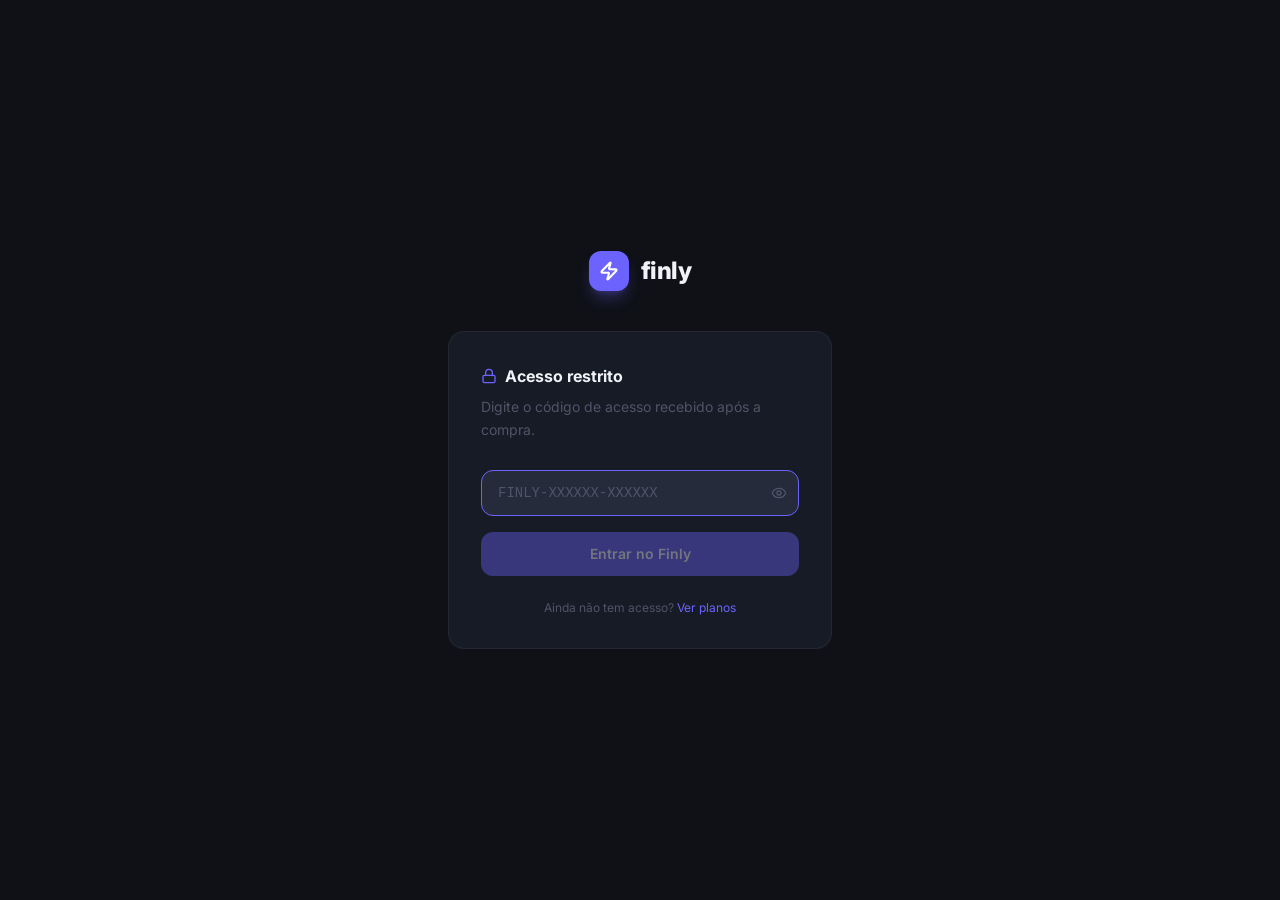
<file: app/index.html>
<!doctype html>
<html lang="pt-BR" class="dark">
  <head>
    <meta charset="UTF-8" />
    <link rel="icon" type="image/svg+xml" href="/app/favicon.svg" />
    <meta name="viewport" content="width=device-width, initial-scale=1.0" />
    <title>Finly — Finanças Pessoais</title>
    <link rel="preconnect" href="https://fonts.googleapis.com" />
    <link rel="preconnect" href="https://fonts.gstatic.com" crossorigin />
    <link href="https://fonts.googleapis.com/css2?family=Inter:wght@300;400;500;600;700;800;900&display=swap" rel="stylesheet" />
    <script type="module" crossorigin src="/app/assets/index-r_foOKkf.js"></script>
    <link rel="stylesheet" crossorigin href="/app/assets/index-BqTO-DPR.css">
  </head>
  <body>
    <div id="root"></div>
  </body>
</html>
</file>
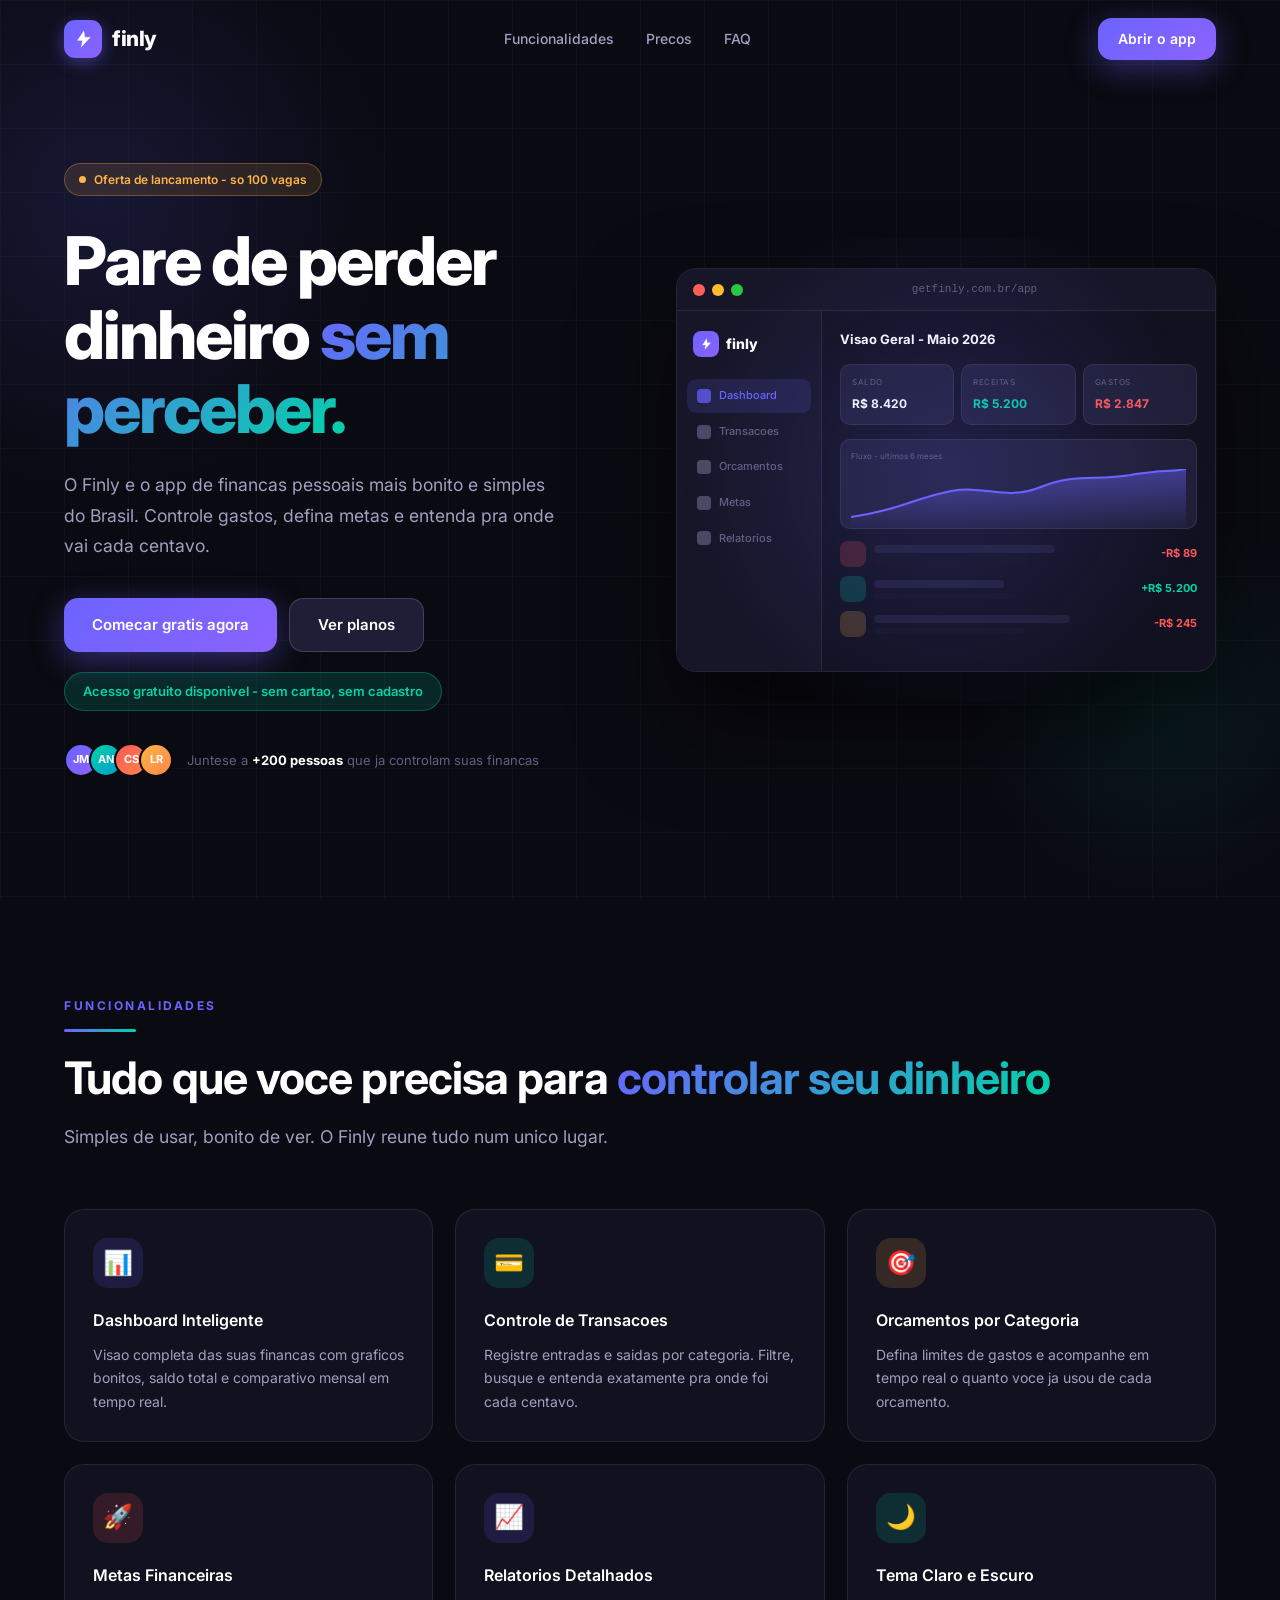
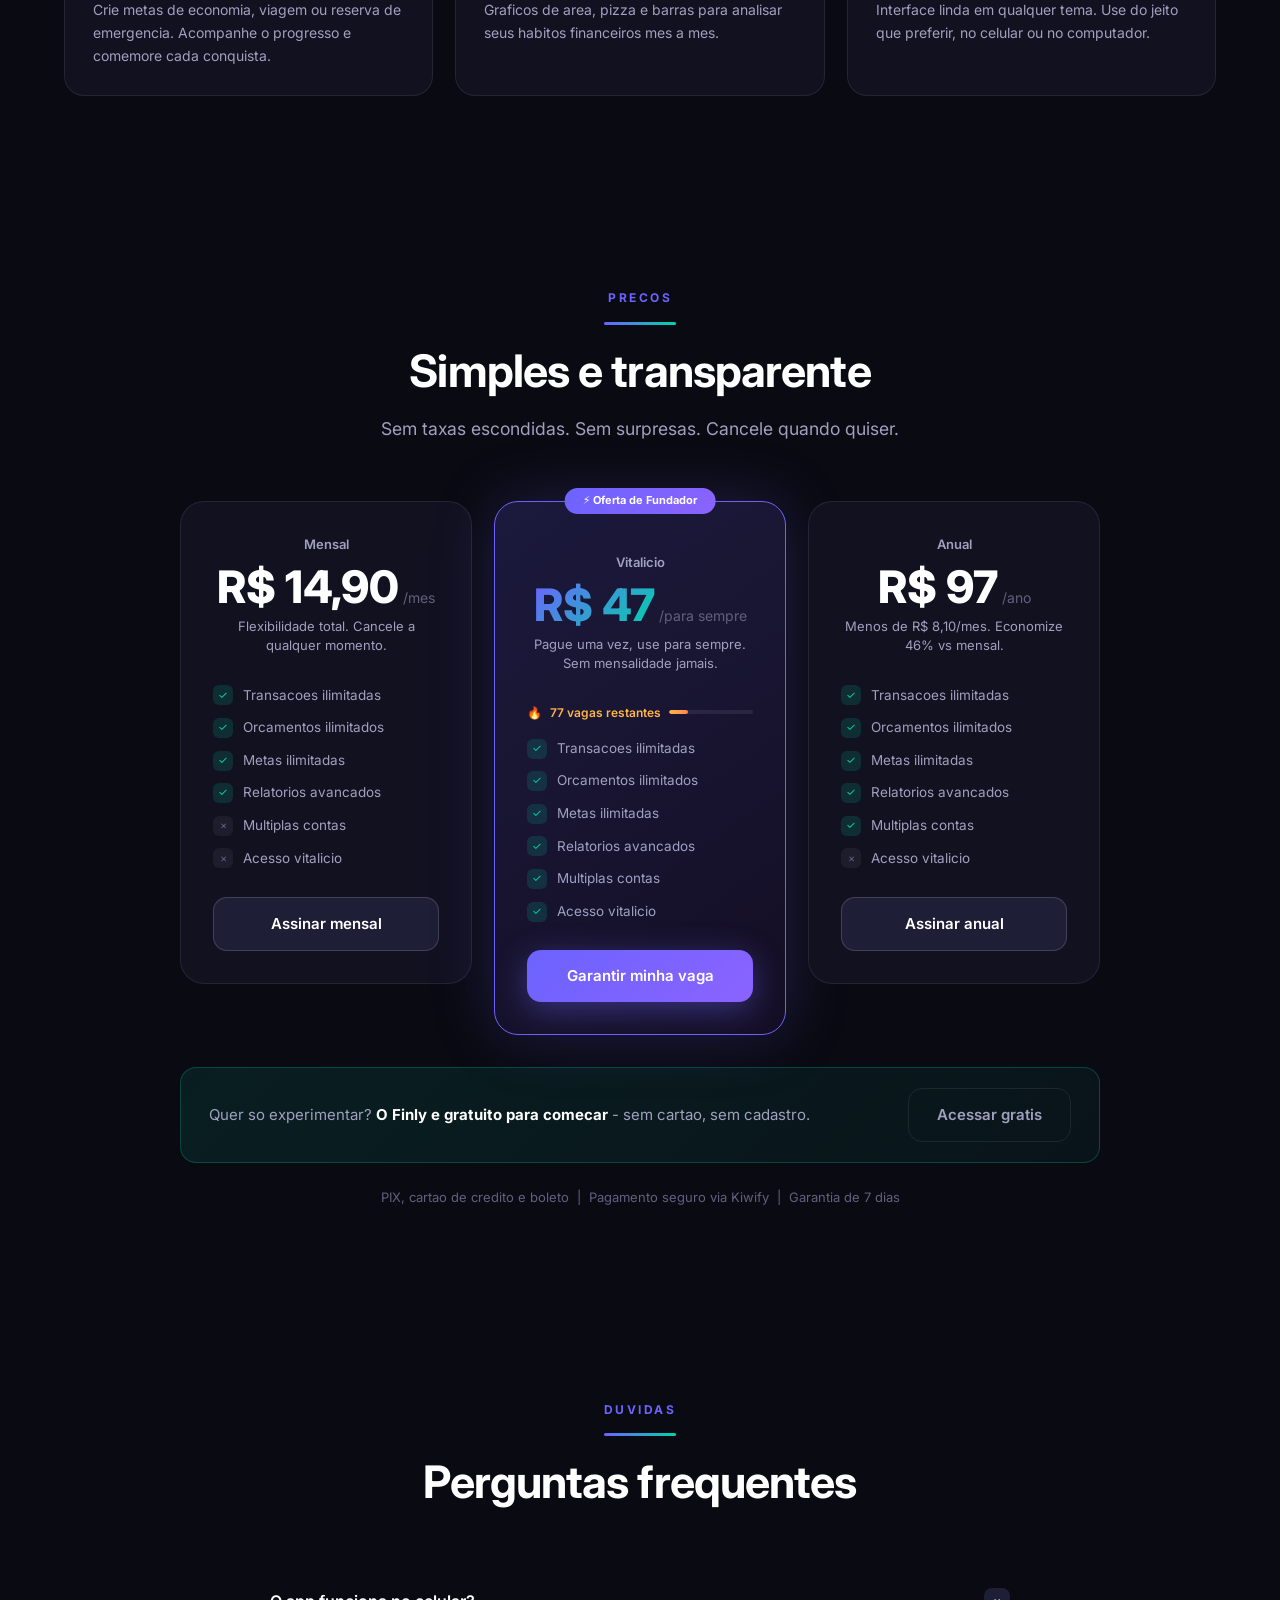
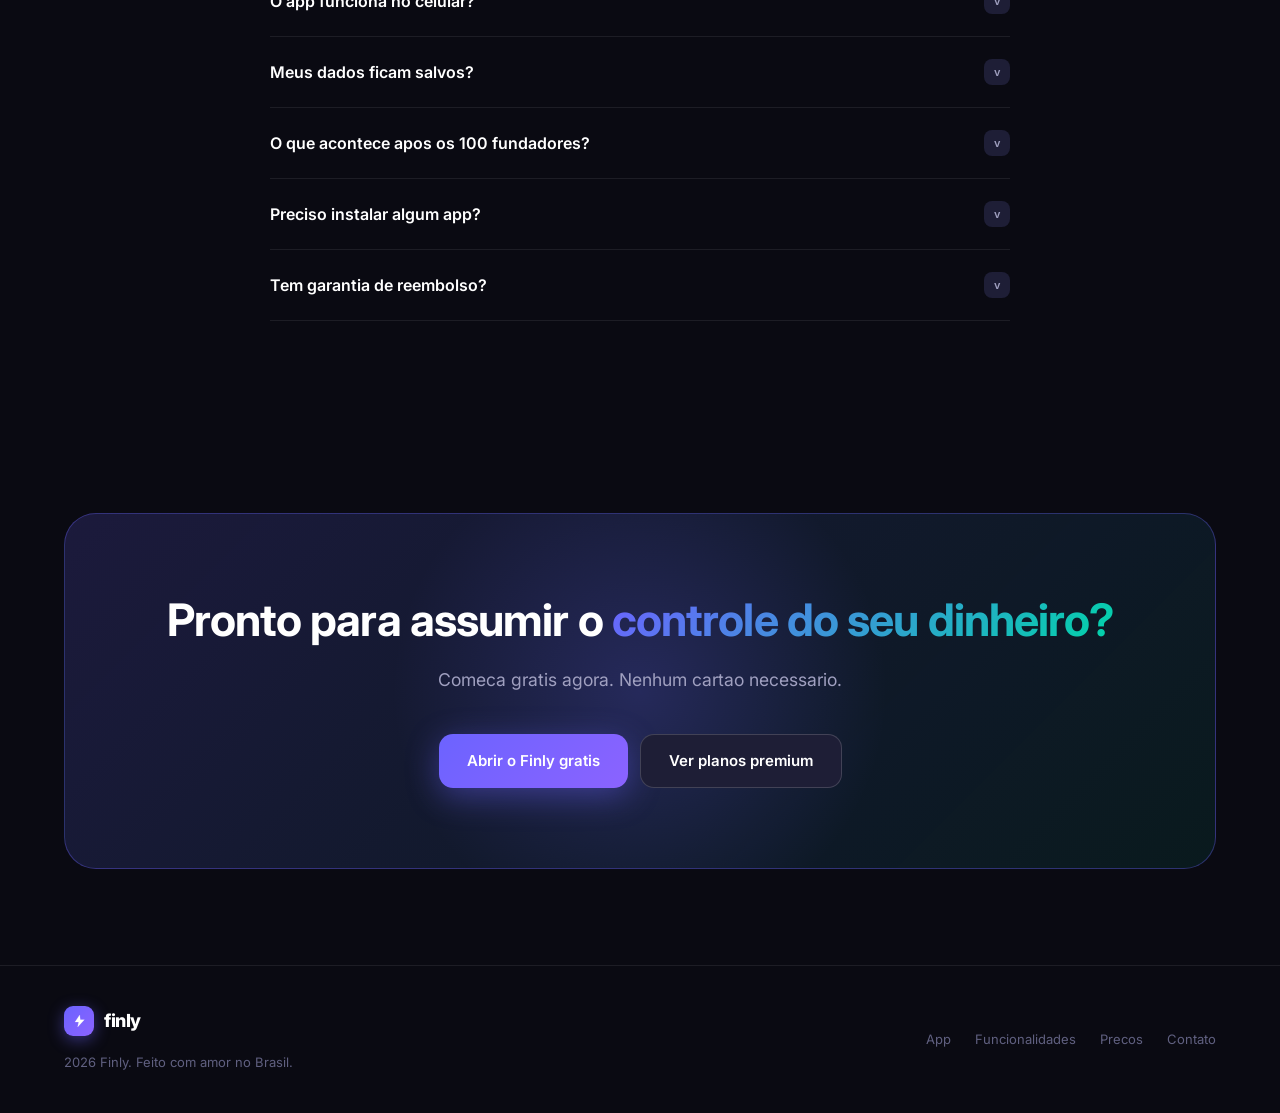
<file: deploy/index.html>
﻿<!DOCTYPE html>
<html lang="pt-BR">
<head>
  <meta charset="UTF-8">
  <meta name="viewport" content="width=device-width, initial-scale=1.0">
  <meta name="description" content="Finly — O app de financas pessoais mais bonito e simples do Brasil.">
  <title>Finly — Controle suas financas de verdade</title>
  <link rel="icon" href="/app/favicon.svg" type="image/svg+xml">
  <link rel="preconnect" href="https://fonts.googleapis.com">
  <link rel="preconnect" href="https://fonts.gstatic.com" crossorigin>
  <link href="https://fonts.googleapis.com/css2?family=Inter:wght@400;500;600;700;800;900&display=swap" rel="stylesheet">
  <style>
    *,*::before,*::after{box-sizing:border-box;margin:0;padding:0}
    :root{--bg:#0A0A12;--surf:#111120;--card:#161628;--elev:#1E1E36;--p:#6C63FF;--p2:#8B63FF;--pdim:rgba(108,99,255,.15);--s:#00D4A8;--sdim:rgba(0,212,168,.15);--danger:#FF5757;--warn:#FFB547;--t1:#FFFFFF;--t2:#A0A0C0;--t3:#606080;--b:rgba(255,255,255,.08);--bh:rgba(255,255,255,.16)}
    html{scroll-behavior:smooth}
    body{font-family:'Inter',system-ui,sans-serif;background:var(--bg);color:var(--t1);line-height:1.6;overflow-x:hidden}
    h1{font-size:clamp(2.4rem,6vw,4.2rem);font-weight:800;line-height:1.1;letter-spacing:-.03em}
    h2{font-size:clamp(1.8rem,4vw,2.8rem);font-weight:700;line-height:1.2;letter-spacing:-.02em}
    .gt{background:linear-gradient(135deg,var(--p),var(--s));-webkit-background-clip:text;-webkit-text-fill-color:transparent;background-clip:text}
    .btn{display:inline-flex;align-items:center;gap:8px;padding:14px 28px;border-radius:14px;font-size:15px;font-weight:600;cursor:pointer;transition:all .2s;border:none;text-decoration:none;font-family:inherit}
    .btn-p{background:linear-gradient(135deg,var(--p),var(--p2));color:white;box-shadow:0 8px 32px rgba(108,99,255,.4)}
    .btn-p:hover{transform:translateY(-2px);box-shadow:0 12px 40px rgba(108,99,255,.55)}
    .btn-s{background:var(--elev);color:var(--t1);border:1px solid var(--bh)}
    .btn-s:hover{border-color:var(--p);color:var(--p)}
    .btn-o{background:transparent;color:var(--t2);border:1px solid var(--b)}
    .btn-o:hover{border-color:var(--bh);color:var(--t1)}
    nav{position:fixed;top:0;left:0;right:0;z-index:100;padding:18px 0;transition:all .3s}
    nav.sc{background:rgba(10,10,18,.9);backdrop-filter:blur(20px);border-bottom:1px solid var(--b);padding:14px 0}
    .ni{max-width:1200px;margin:0 auto;padding:0 24px;display:flex;align-items:center;justify-content:space-between}
    .logo{display:flex;align-items:center;gap:10px;text-decoration:none}
    .li{width:38px;height:38px;border-radius:11px;background:linear-gradient(135deg,var(--p),var(--p2));display:flex;align-items:center;justify-content:center;box-shadow:0 4px 16px rgba(108,99,255,.45);flex-shrink:0}
    .lt{font-size:21px;font-weight:800;letter-spacing:-.5px;color:white}
    .nl{display:flex;align-items:center;gap:32px;list-style:none}
    .nl a{color:var(--t2);text-decoration:none;font-size:14px;font-weight:500;transition:color .2s}
    .nl a:hover{color:var(--t1)}
    @media(max-width:768px){.nl{display:none}}
    .c{max-width:1200px;margin:0 auto;padding:0 24px}
    #hero{min-height:100vh;display:flex;align-items:center;padding:120px 0 80px;position:relative;overflow:hidden}
    .hg{display:grid;grid-template-columns:1fr 1fr;gap:72px;align-items:center}
    @media(max-width:900px){.hg{grid-template-columns:1fr;gap:56px}}
    .glow{position:absolute;border-radius:50%;pointer-events:none}
    .gb{position:absolute;inset:0;pointer-events:none;background-image:linear-gradient(rgba(255,255,255,.025)1px,transparent 1px),linear-gradient(90deg,rgba(255,255,255,.025)1px,transparent 1px);background-size:64px 64px}
    .badge{display:inline-flex;align-items:center;gap:8px;padding:6px 14px;border-radius:100px;font-size:12px;font-weight:600;margin-bottom:28px;background:rgba(255,181,71,.12);color:var(--warn);border:1px solid rgba(255,181,71,.3)}
    .bd{width:7px;height:7px;border-radius:50%;background:var(--warn);animation:pulse 2s infinite}
    @keyframes pulse{0%,100%{opacity:1;transform:scale(1)}50%{opacity:.5;transform:scale(.75)}}
    .hd{font-size:1.1rem;color:var(--t2);margin:24px 0 36px;max-width:500px;line-height:1.75}
    .hc{display:flex;gap:12px;flex-wrap:wrap;margin-bottom:20px}
    .free-pill{display:inline-flex;align-items:center;gap:8px;background:var(--sdim);color:var(--s);border:1px solid rgba(0,212,168,.3);border-radius:100px;padding:8px 18px;font-size:13px;font-weight:600;text-decoration:none;transition:all .2s;margin-bottom:32px}
    .free-pill:hover{background:rgba(0,212,168,.25)}
    .hp{display:flex;align-items:center;gap:14px}
    .avs{display:flex}
    .av{width:34px;height:34px;border-radius:50%;border:2px solid var(--bg);display:flex;align-items:center;justify-content:center;font-size:11px;font-weight:700;color:white;margin-left:-9px}
    .av:first-child{margin-left:0}
    .pt{font-size:13px;color:var(--t3)}
    .pt strong{color:var(--t1)}
    .mw{position:relative}
    .mg{position:absolute;inset:-30px;background:radial-gradient(circle at center,rgba(108,99,255,.18),transparent 70%);border-radius:30px;pointer-events:none}
    .mk{background:var(--surf);border-radius:20px;border:1px solid var(--b);overflow:hidden;box-shadow:0 48px 96px rgba(0,0,0,.6);animation:float 6s ease-in-out infinite}
    @keyframes float{0%,100%{transform:translateY(0)}50%{transform:translateY(-12px)}}
    .mtb{background:var(--card);padding:12px 16px;display:flex;align-items:center;gap:7px;border-bottom:1px solid var(--b)}
    .dot{width:12px;height:12px;border-radius:50%}
    .dr{background:#FF5F57}.dy{background:#FEBC2E}.dg{background:#28C840}
    .mu{flex:1;text-align:center;font-size:11px;color:var(--t3);font-family:monospace}
    .mb{display:flex;height:360px}
    .ms{width:145px;background:var(--card);border-right:1px solid var(--b);padding:16px 10px;display:flex;flex-direction:column;gap:2px}
    .mbr{display:flex;align-items:center;gap:7px;padding:4px 6px;margin-bottom:16px}
    .mbri{width:26px;height:26px;border-radius:8px;background:linear-gradient(135deg,var(--p),var(--p2));display:flex;align-items:center;justify-content:center}
    .mbrn{font-size:14px;font-weight:800}
    .mi{display:flex;align-items:center;gap:8px;padding:8px 10px;border-radius:9px;font-size:11px;font-weight:500;color:var(--t3)}
    .mi.on{background:var(--pdim);color:var(--p)}
    .mid{width:14px;height:14px;border-radius:4px;background:currentColor;opacity:.7;flex-shrink:0}
    .mm{flex:1;padding:18px;overflow:hidden}
    .mmt{font-size:13px;font-weight:700;margin-bottom:14px}
    .mkp{display:grid;grid-template-columns:repeat(3,1fr);gap:7px;margin-bottom:14px}
    .mkc{background:var(--elev);border-radius:10px;padding:11px;border:1px solid var(--b)}
    .mkcl{font-size:8px;color:var(--t3);margin-bottom:5px;text-transform:uppercase;letter-spacing:.5px}
    .mkcv{font-size:12px;font-weight:700}
    .mkcv.g{color:var(--s)}.mkcv.r{color:var(--danger)}
    .mch{background:var(--elev);border-radius:10px;border:1px solid var(--b);padding:10px;height:90px;margin-bottom:12px;overflow:hidden}
    .mchl{font-size:8px;color:var(--t3);margin-bottom:6px}
    .mtx{display:flex;flex-direction:column;gap:9px}
    .mtxi{display:flex;align-items:center;gap:8px}
    .mtxic{width:26px;height:26px;border-radius:8px;flex-shrink:0}
    .mtxin{flex:1}
    .mtxn{height:8px;border-radius:4px;background:var(--elev);margin-bottom:5px}
    .mtxd{height:6px;border-radius:4px;background:var(--elev);opacity:.5;width:55%}
    .mtxa{font-size:11px;font-weight:700;white-space:nowrap}
    #features{padding:96px 0}
    .sl{font-size:12px;font-weight:700;color:var(--p);text-transform:uppercase;letter-spacing:2.5px;margin-bottom:14px}
    .sd{width:72px;height:3px;background:linear-gradient(90deg,var(--p),var(--s));border-radius:2px;margin-bottom:20px}
    .sdesc{font-size:1.1rem;color:var(--t2);max-width:580px;line-height:1.75;margin-top:16px}
    .fg{display:grid;grid-template-columns:repeat(3,1fr);gap:22px;margin-top:56px}
    @media(max-width:900px){.fg{grid-template-columns:repeat(2,1fr)}}
    @media(max-width:600px){.fg{grid-template-columns:1fr}}
    .fc{background:var(--surf);border:1px solid var(--b);border-radius:20px;padding:28px;transition:all .3s;cursor:default}
    .fc:hover{border-color:var(--p);background:var(--card);transform:translateY(-5px);box-shadow:0 24px 48px rgba(108,99,255,.14)}
    .fi{width:50px;height:50px;border-radius:15px;display:flex;align-items:center;justify-content:center;font-size:24px;margin-bottom:20px}
    .ft{font-size:1rem;font-weight:600;margin-bottom:10px}
    .fd{font-size:14px;color:var(--t2);line-height:1.65}
    #pricing{padding:96px 0}
    .pg{display:grid;grid-template-columns:repeat(3,1fr);gap:22px;align-items:start;margin-top:56px}
    @media(max-width:900px){.pg{grid-template-columns:1fr;max-width:400px}}
    .pc{background:var(--surf);border:1px solid var(--b);border-radius:24px;padding:32px;position:relative;transition:all .3s}
    .pc:hover{transform:translateY(-4px);border-color:var(--bh)}
    .pc.hot{background:linear-gradient(145deg,rgba(108,99,255,.18),rgba(139,63,255,.08));border-color:var(--p);box-shadow:0 0 64px rgba(108,99,255,.22)}
    .pb{position:absolute;top:-14px;left:50%;transform:translateX(-50%);background:linear-gradient(135deg,var(--p),var(--p2));color:white;font-size:11px;font-weight:700;padding:4px 18px;border-radius:100px;white-space:nowrap}
    .pn{font-size:13px;font-weight:600;color:var(--t2);margin-bottom:10px}
    .pp{margin-bottom:6px}
    .pa{font-size:2.8rem;font-weight:800;line-height:1}
    .ppe{font-size:14px;color:var(--t3)}
    .pdesc{font-size:13px;color:var(--t2);margin-bottom:24px;min-height:44px;line-height:1.5}
    .pf{list-style:none;display:flex;flex-direction:column;gap:11px;margin-bottom:28px}
    .pf li{display:flex;align-items:center;gap:10px;font-size:13.5px;color:var(--t2)}
    .ck{width:20px;height:20px;border-radius:6px;background:var(--sdim);color:var(--s);display:flex;align-items:center;justify-content:center;font-size:11px;flex-shrink:0}
    .xk{width:20px;height:20px;border-radius:6px;background:rgba(255,255,255,.05);color:var(--t3);display:flex;align-items:center;justify-content:center;font-size:11px;flex-shrink:0}
    .vagas{display:flex;align-items:center;gap:8px;font-size:12px;color:var(--warn);margin-bottom:16px;font-weight:600}
    .vb{flex:1;height:4px;background:rgba(255,255,255,.08);border-radius:2px;overflow:hidden}
    .vf{height:100%;width:23%;background:linear-gradient(90deg,var(--warn),#FF8547);border-radius:2px}
    .free-bar{background:linear-gradient(135deg,rgba(0,212,168,.1),rgba(0,212,168,.05));border:1px solid rgba(0,212,168,.25);border-radius:16px;padding:20px 28px;margin:32px auto 0;max-width:920px;display:flex;align-items:center;justify-content:space-between;gap:20px;flex-wrap:wrap}
    .free-bar-text{font-size:15px;color:var(--t2)}
    .free-bar-text strong{color:var(--t1)}
    #faq{padding:96px 0}
    .fw{max-width:740px;margin:56px auto 0}
    .fqi{border-bottom:1px solid var(--b)}
    .fqq{width:100%;text-align:left;padding:22px 0;font-size:16px;font-weight:600;color:var(--t1);background:none;border:none;cursor:pointer;display:flex;justify-content:space-between;align-items:center;gap:16px;font-family:inherit}
    .fqc{width:26px;height:26px;border-radius:8px;background:var(--elev);display:flex;align-items:center;justify-content:center;font-size:11px;flex-shrink:0;transition:transform .3s;color:var(--t2)}
    .fqi.open .fqc{transform:rotate(180deg);color:var(--p)}
    .fqa{max-height:0;overflow:hidden;transition:max-height .35s ease,padding .3s;font-size:15px;color:var(--t2);line-height:1.75}
    .fqi.open .fqa{max-height:220px;padding-bottom:22px}
    #cta{padding:96px 0}
    .cb{background:linear-gradient(135deg,rgba(108,99,255,.18),rgba(0,212,168,.08));border:1px solid rgba(108,99,255,.35);border-radius:32px;padding:80px 48px;text-align:center;position:relative;overflow:hidden}
    .cb h2{margin-bottom:18px;position:relative}.cb p{color:var(--t2);font-size:1.1rem;margin-bottom:40px;position:relative}
    .cbs{display:flex;gap:12px;justify-content:center;flex-wrap:wrap;position:relative}
    footer{border-top:1px solid var(--b);padding:40px 0}
    .fi2{display:flex;align-items:center;justify-content:space-between;gap:20px;flex-wrap:wrap}
    .fc2{font-size:13px;color:var(--t3)}
    .fl{display:flex;gap:24px}
    .fl a{font-size:13px;color:var(--t3);text-decoration:none;transition:color .2s}
    .fl a:hover{color:var(--t2)}
    @keyframes fadeUp{from{opacity:0;transform:translateY(28px)}to{opacity:1;transform:translateY(0)}}
    .fa{animation:fadeUp .65s ease both}.fa2{animation:fadeUp .65s .15s ease both}.fa3{animation:fadeUp .65s .3s ease both}
    @media(max-width:768px){.hc{flex-direction:column}.btn{width:100%;justify-content:center}.cb{padding:48px 24px}}
    ::-webkit-scrollbar{width:5px}::-webkit-scrollbar-track{background:var(--bg)}::-webkit-scrollbar-thumb{background:var(--elev);border-radius:3px}
  </style>
</head>
<body>

<nav id="nav">
  <div class="ni">
    <a href="#" class="logo">
      <div class="li">
        <svg width="22" height="22" viewBox="0 0 24 24" fill="none">
          <path d="M13 3L6 13.5h5.5L10 21l10-11h-6L13 3z" fill="white" stroke="white" stroke-width="0.3" stroke-linejoin="round"/>
        </svg>
      </div>
      <span class="lt">finly</span>
    </a>
    <ul class="nl">
      <li><a href="#features">Funcionalidades</a></li>
      <li><a href="#pricing">Precos</a></li>
      <li><a href="#faq">FAQ</a></li>
    </ul>
    <a href="/app" class="btn btn-p" style="padding:10px 20px;font-size:14px;">Abrir o app</a>
  </div>
</nav>

<section id="hero">
  <div class="gb"></div>
  <div class="glow" style="width:600px;height:600px;background:radial-gradient(circle,rgba(108,99,255,.14),transparent 70%);top:-100px;left:-200px;"></div>
  <div class="glow" style="width:400px;height:400px;background:radial-gradient(circle,rgba(0,212,168,.09),transparent 70%);bottom:0;right:-80px;"></div>
  <div class="c">
    <div class="hg">
      <div class="fa">
        <div class="badge"><span class="bd"></span> Oferta de lancamento - so 100 vagas</div>
        <h1>Pare de perder dinheiro <span class="gt">sem perceber.</span></h1>
        <p class="hd">O Finly e o app de financas pessoais mais bonito e simples do Brasil. Controle gastos, defina metas e entenda pra onde vai cada centavo.</p>
        <div class="hc">
          <a href="/app" class="btn btn-p">Comecar gratis agora</a>
          <a href="#pricing" class="btn btn-s">Ver planos</a>
        </div>
        <a href="/app" class="free-pill">Acesso gratuito disponivel - sem cartao, sem cadastro</a>
        <div class="hp">
          <div class="avs">
            <div class="av" style="background:linear-gradient(135deg,#6C63FF,#8B63FF);">JM</div>
            <div class="av" style="background:linear-gradient(135deg,#00D4A8,#0099CC);">AN</div>
            <div class="av" style="background:linear-gradient(135deg,#FF5757,#FF8547);">CS</div>
            <div class="av" style="background:linear-gradient(135deg,#FFB547,#FF8547);">LR</div>
          </div>
          <p class="pt">Juntese a <strong>+200 pessoas</strong> que ja controlam suas financas</p>
        </div>
      </div>
      <div class="mw fa3">
        <div class="mg"></div>
        <div class="mk">
          <div class="mtb">
            <div class="dot dr"></div><div class="dot dy"></div><div class="dot dg"></div>
            <div class="mu">getfinly.com.br/app</div>
          </div>
          <div class="mb">
            <div class="ms">
              <div class="mbr">
                <div class="mbri"><svg width="14" height="14" viewBox="0 0 24 24" fill="none"><path d="M13 3L6 13.5h5.5L10 21l10-11h-6L13 3z" fill="white" stroke="white" stroke-width="0.5" stroke-linejoin="round"/></svg></div>
                <span class="mbrn">finly</span>
              </div>
              <div class="mi on"><div class="mid"></div> Dashboard</div>
              <div class="mi"><div class="mid"></div> Transacoes</div>
              <div class="mi"><div class="mid"></div> Orcamentos</div>
              <div class="mi"><div class="mid"></div> Metas</div>
              <div class="mi"><div class="mid"></div> Relatorios</div>
            </div>
            <div class="mm">
              <div class="mmt">Visao Geral - Maio 2026</div>
              <div class="mkp">
                <div class="mkc"><div class="mkcl">SALDO</div><div class="mkcv">R$ 8.420</div></div>
                <div class="mkc"><div class="mkcl">RECEITAS</div><div class="mkcv g">R$ 5.200</div></div>
                <div class="mkc"><div class="mkcl">GASTOS</div><div class="mkcv r">R$ 2.847</div></div>
              </div>
              <div class="mch">
                <div class="mchl">Fluxo - ultimos 6 meses</div>
                <svg width="100%" height="60" viewBox="0 0 300 60" preserveAspectRatio="none" style="display:block;">
                  <defs><linearGradient id="cg" x1="0" y1="0" x2="0" y2="1"><stop offset="0%" stop-color="#6C63FF" stop-opacity=".45"/><stop offset="100%" stop-color="#6C63FF" stop-opacity="0"/></linearGradient></defs>
                  <path d="M0,48 C40,42 60,28 90,22 C120,16 140,32 170,18 C200,4 220,12 250,6 C272,1 288,3 300,0 L300,60 L0,60 Z" fill="url(#cg)"/>
                  <path d="M0,48 C40,42 60,28 90,22 C120,16 140,32 170,18 C200,4 220,12 250,6 C272,1 288,3 300,0" fill="none" stroke="#6C63FF" stroke-width="2"/>
                </svg>
              </div>
              <div class="mtx">
                <div class="mtxi"><div class="mtxic" style="background:rgba(255,87,87,.2);"></div><div class="mtxin"><div class="mtxn" style="width:65%;"></div><div class="mtxd"></div></div><span class="mtxa" style="color:var(--danger);">-R$ 89</span></div>
                <div class="mtxi"><div class="mtxic" style="background:rgba(0,212,168,.2);"></div><div class="mtxin"><div class="mtxn" style="width:50%;"></div><div class="mtxd"></div></div><span class="mtxa" style="color:var(--s);">+R$ 5.200</span></div>
                <div class="mtxi"><div class="mtxic" style="background:rgba(255,181,71,.2);"></div><div class="mtxin"><div class="mtxn" style="width:72%;"></div><div class="mtxd"></div></div><span class="mtxa" style="color:var(--danger);">-R$ 245</span></div>
              </div>
            </div>
          </div>
        </div>
      </div>
    </div>
  </div>
</section>

<section id="features">
  <div class="c">
    <p class="sl">Funcionalidades</p>
    <div class="sd"></div>
    <h2>Tudo que voce precisa para <span class="gt">controlar seu dinheiro</span></h2>
    <p class="sdesc">Simples de usar, bonito de ver. O Finly reune tudo num unico lugar.</p>
    <div class="fg">
      <div class="fc"><div class="fi" style="background:rgba(108,99,255,.15);">&#128202;</div><h3 class="ft">Dashboard Inteligente</h3><p class="fd">Visao completa das suas financas com graficos bonitos, saldo total e comparativo mensal em tempo real.</p></div>
      <div class="fc"><div class="fi" style="background:rgba(0,212,168,.15);">&#128179;</div><h3 class="ft">Controle de Transacoes</h3><p class="fd">Registre entradas e saidas por categoria. Filtre, busque e entenda exatamente pra onde foi cada centavo.</p></div>
      <div class="fc"><div class="fi" style="background:rgba(255,181,71,.15);">&#127919;</div><h3 class="ft">Orcamentos por Categoria</h3><p class="fd">Defina limites de gastos e acompanhe em tempo real o quanto voce ja usou de cada orcamento.</p></div>
      <div class="fc"><div class="fi" style="background:rgba(255,87,87,.15);">&#128640;</div><h3 class="ft">Metas Financeiras</h3><p class="fd">Crie metas de economia, viagem ou reserva de emergencia. Acompanhe o progresso e comemore cada conquista.</p></div>
      <div class="fc"><div class="fi" style="background:rgba(108,99,255,.15);">&#128200;</div><h3 class="ft">Relatorios Detalhados</h3><p class="fd">Graficos de area, pizza e barras para analisar seus habitos financeiros mes a mes.</p></div>
      <div class="fc"><div class="fi" style="background:rgba(0,212,168,.15);">&#127769;</div><h3 class="ft">Tema Claro e Escuro</h3><p class="fd">Interface linda em qualquer tema. Use do jeito que preferir, no celular ou no computador.</p></div>
    </div>
  </div>
</section>

<section id="pricing">
  <div class="c" style="text-align:center;">
    <p class="sl">Precos</p>
    <div class="sd" style="margin:0 auto 20px;"></div>
    <h2>Simples e transparente</h2>
    <p class="sdesc" style="margin:16px auto 0;">Sem taxas escondidas. Sem surpresas. Cancele quando quiser.</p>
    <div class="pg" style="max-width:920px;margin:56px auto 0;">
      <div class="pc">
        <p class="pn">Mensal</p>
        <div class="pp"><span class="pa">R$ 14,90</span><span class="ppe"> /mes</span></div>
        <p class="pdesc">Flexibilidade total. Cancele a qualquer momento.</p>
        <ul class="pf">
          <li><span class="ck">&#10003;</span> Transacoes ilimitadas</li>
          <li><span class="ck">&#10003;</span> Orcamentos ilimitados</li>
          <li><span class="ck">&#10003;</span> Metas ilimitadas</li>
          <li><span class="ck">&#10003;</span> Relatorios avancados</li>
          <li><span class="xk">&#215;</span> Multiplas contas</li>
          <li><span class="xk">&#215;</span> Acesso vitalicio</li>
        </ul>
        <a href="LINK_KIWIFY_MENSAL" class="btn btn-s" style="width:100%;justify-content:center;">Assinar mensal</a>
      </div>
      <div class="pc hot">
        <div class="pb">&#9889; Oferta de Fundador</div>
        <p class="pn" style="margin-top:18px;">Vitalicio</p>
        <div class="pp"><span class="pa gt">R$ 47</span><span class="ppe"> /para sempre</span></div>
        <p class="pdesc">Pague uma vez, use para sempre. Sem mensalidade jamais.</p>
        <div class="vagas">&#128293; <span>77 vagas restantes</span><div class="vb"><div class="vf"></div></div></div>
        <ul class="pf">
          <li><span class="ck">&#10003;</span> Transacoes ilimitadas</li>
          <li><span class="ck">&#10003;</span> Orcamentos ilimitados</li>
          <li><span class="ck">&#10003;</span> Metas ilimitadas</li>
          <li><span class="ck">&#10003;</span> Relatorios avancados</li>
          <li><span class="ck">&#10003;</span> Multiplas contas</li>
          <li><span class="ck">&#10003;</span> Acesso vitalicio</li>
        </ul>
        <a href="LINK_KIWIFY_VITALICIO" class="btn btn-p" style="width:100%;justify-content:center;">Garantir minha vaga</a>
      </div>
      <div class="pc">
        <p class="pn">Anual</p>
        <div class="pp"><span class="pa">R$ 97</span><span class="ppe"> /ano</span></div>
        <p class="pdesc">Menos de R$ 8,10/mes. Economize 46% vs mensal.</p>
        <ul class="pf">
          <li><span class="ck">&#10003;</span> Transacoes ilimitadas</li>
          <li><span class="ck">&#10003;</span> Orcamentos ilimitados</li>
          <li><span class="ck">&#10003;</span> Metas ilimitadas</li>
          <li><span class="ck">&#10003;</span> Relatorios avancados</li>
          <li><span class="ck">&#10003;</span> Multiplas contas</li>
          <li><span class="xk">&#215;</span> Acesso vitalicio</li>
        </ul>
        <a href="LINK_KIWIFY_ANUAL" class="btn btn-s" style="width:100%;justify-content:center;">Assinar anual</a>
      </div>
    </div>
    <div class="free-bar">
      <div class="free-bar-text">Quer so experimentar? <strong>O Finly e gratuito para comecar</strong> - sem cartao, sem cadastro.</div>
      <a href="/app" class="btn btn-o" style="white-space:nowrap;">Acessar gratis</a>
    </div>
    <p style="margin-top:24px;font-size:13px;color:var(--t3);">PIX, cartao de credito e boleto &nbsp;|&nbsp; Pagamento seguro via Kiwify &nbsp;|&nbsp; Garantia de 7 dias</p>
  </div>
</section>

<section id="faq">
  <div class="c" style="text-align:center;">
    <p class="sl">Duvidas</p>
    <div class="sd" style="margin:0 auto 20px;"></div>
    <h2>Perguntas frequentes</h2>
    <div class="fw" style="text-align:left;">
      <div class="fqi"><button class="fqq" onclick="tFaq(this)">O app funciona no celular?<span class="fqc">v</span></button><div class="fqa">Sim! O Finly funciona perfeitamente em qualquer dispositivo. Basta abrir o navegador e acessar getfinly.com.br. Voce pode salvar um atalho na tela inicial para acessar como se fosse um app instalado.</div></div>
      <div class="fqi"><button class="fqq" onclick="tFaq(this)">Meus dados ficam salvos?<span class="fqc">v</span></button><div class="fqa">Seus dados ficam salvos diretamente no seu dispositivo. Sao privados, seguros e acessiveis somente por voce - sem nenhum servidor externo.</div></div>
      <div class="fqi"><button class="fqq" onclick="tFaq(this)">O que acontece apos os 100 fundadores?<span class="fqc">v</span></button><div class="fqa">Apos as 100 vagas, o plano vitalicio por R$ 47 e encerrado definitivamente. Quem garantiu a vaga mantem o acesso para sempre sem pagar mais nada.</div></div>
      <div class="fqi"><button class="fqq" onclick="tFaq(this)">Preciso instalar algum app?<span class="fqc">v</span></button><div class="fqa">Nao! O Finly e um app web. Funciona direto no seu navegador, sem precisar baixar nada.</div></div>
      <div class="fqi"><button class="fqq" onclick="tFaq(this)">Tem garantia de reembolso?<span class="fqc">v</span></button><div class="fqa">Sim. Se por qualquer motivo voce nao gostar do Finly nos primeiros 7 dias apos a compra, devolvemos 100% do seu dinheiro. Sem burocracia.</div></div>
    </div>
  </div>
</section>

<section id="cta">
  <div class="c">
    <div class="cb">
      <div class="glow" style="width:500px;height:500px;background:radial-gradient(circle,rgba(108,99,255,.22),transparent 70%);top:50%;left:50%;transform:translate(-50%,-50%);"></div>
      <h2>Pronto para assumir o <span class="gt">controle do seu dinheiro?</span></h2>
      <p>Comeca gratis agora. Nenhum cartao necessario.</p>
      <div class="cbs">
        <a href="/app" class="btn btn-p">Abrir o Finly gratis</a>
        <a href="#pricing" class="btn btn-s">Ver planos premium</a>
      </div>
    </div>
  </div>
</section>

<footer>
  <div class="c">
    <div class="fi2">
      <div>
        <a href="#" class="logo" style="margin-bottom:10px;display:inline-flex;">
          <div class="li" style="width:30px;height:30px;border-radius:9px;"><svg width="16" height="16" viewBox="0 0 24 24" fill="none"><path d="M13 3L6 13.5h5.5L10 21l10-11h-6L13 3z" fill="white" stroke="white" stroke-width="0.3" stroke-linejoin="round"/></svg></div>
          <span class="lt" style="font-size:18px;">finly</span>
        </a>
        <p class="fc2" style="margin-top:6px;">2026 Finly. Feito com amor no Brasil.</p>
      </div>
      <div class="fl">
        <a href="/app">App</a>
        <a href="#features">Funcionalidades</a>
        <a href="#pricing">Precos</a>
        <a href="mailto:contato@getfinly.com.br">Contato</a>
      </div>
    </div>
  </div>
</footer>

<script>
  window.addEventListener('scroll',function(){ document.getElementById('nav').classList.toggle('sc',window.scrollY>20); });
  function tFaq(btn){ var i=btn.closest('.fqi'),o=i.classList.contains('open'); document.querySelectorAll('.fqi').forEach(function(x){x.classList.remove('open');}); if(!o)i.classList.add('open'); }
</script>
</body>
</html>
</file>
<file: app/assets/index-BqTO-DPR.css>
*,:before,:after,::backdrop{--tw-border-spacing-x:0;--tw-border-spacing-y:0;--tw-translate-x:0;--tw-translate-y:0;--tw-rotate:0;--tw-skew-x:0;--tw-skew-y:0;--tw-scale-x:1;--tw-scale-y:1;--tw-pan-x: ;--tw-pan-y: ;--tw-pinch-zoom: ;--tw-scroll-snap-strictness:proximity;--tw-gradient-from-position: ;--tw-gradient-via-position: ;--tw-gradient-to-position: ;--tw-ordinal: ;--tw-slashed-zero: ;--tw-numeric-figure: ;--tw-numeric-spacing: ;--tw-numeric-fraction: ;--tw-ring-inset: ;--tw-ring-offset-width:0px;--tw-ring-offset-color:#fff;--tw-ring-color:#3b82f680;--tw-ring-offset-shadow:0 0 #0000;--tw-ring-shadow:0 0 #0000;--tw-shadow:0 0 #0000;--tw-shadow-colored:0 0 #0000;--tw-blur: ;--tw-brightness: ;--tw-contrast: ;--tw-grayscale: ;--tw-hue-rotate: ;--tw-invert: ;--tw-saturate: ;--tw-sepia: ;--tw-drop-shadow: ;--tw-backdrop-blur: ;--tw-backdrop-brightness: ;--tw-backdrop-contrast: ;--tw-backdrop-grayscale: ;--tw-backdrop-hue-rotate: ;--tw-backdrop-invert: ;--tw-backdrop-opacity: ;--tw-backdrop-saturate: ;--tw-backdrop-sepia: ;--tw-contain-size: ;--tw-contain-layout: ;--tw-contain-paint: ;--tw-contain-style: }*,:before,:after{box-sizing:border-box;border:0 solid #e5e7eb}:before,:after{--tw-content:""}html,:host{-webkit-text-size-adjust:100%;tab-size:4;font-feature-settings:normal;font-variation-settings:normal;-webkit-tap-highlight-color:transparent;font-family:Inter,system-ui,sans-serif;line-height:1.5}body{line-height:inherit;margin:0}hr{height:0;color:inherit;border-top-width:1px}abbr:where([title]){-webkit-text-decoration:underline dotted;text-decoration:underline dotted}h1,h2,h3,h4,h5,h6{font-size:inherit;font-weight:inherit}a{color:inherit;-webkit-text-decoration:inherit;text-decoration:inherit}b,strong{font-weight:bolder}code,kbd,samp,pre{font-feature-settings:normal;font-variation-settings:normal;font-family:ui-monospace,SFMono-Regular,Menlo,Monaco,Consolas,Liberation Mono,Courier New,monospace;font-size:1em}small{font-size:80%}sub,sup{vertical-align:baseline;font-size:75%;line-height:0;position:relative}sub{bottom:-.25em}sup{top:-.5em}table{text-indent:0;border-color:inherit;border-collapse:collapse}button,input,optgroup,select,textarea{font-feature-settings:inherit;font-variation-settings:inherit;font-family:inherit;font-size:100%;font-weight:inherit;line-height:inherit;letter-spacing:inherit;color:inherit;margin:0;padding:0}button,select{text-transform:none}button,input:where([type=button]),input:where([type=reset]),input:where([type=submit]){-webkit-appearance:button;background-color:#0000;background-image:none}:-moz-focusring{outline:auto}:-moz-ui-invalid{box-shadow:none}progress{vertical-align:baseline}::-webkit-inner-spin-button{height:auto}::-webkit-outer-spin-button{height:auto}[type=search]{-webkit-appearance:textfield;outline-offset:-2px}::-webkit-search-decoration{-webkit-appearance:none}::-webkit-file-upload-button{-webkit-appearance:button;font:inherit}summary{display:list-item}blockquote,dl,dd,h1,h2,h3,h4,h5,h6,hr,figure,p,pre{margin:0}fieldset{margin:0;padding:0}legend{padding:0}ol,ul,menu{margin:0;padding:0;list-style:none}dialog{padding:0}textarea{resize:vertical}input::-moz-placeholder{opacity:1;color:#9ca3af}textarea::-moz-placeholder{opacity:1;color:#9ca3af}input::placeholder,textarea::placeholder{opacity:1;color:#9ca3af}button,[role=button]{cursor:pointer}:disabled{cursor:default}img,svg,video,canvas,audio,iframe,embed,object{vertical-align:middle;display:block}img,video{max-width:100%;height:auto}[hidden]:where(:not([hidden=until-found])){display:none}.pointer-events-none{pointer-events:none}.fixed{position:fixed}.absolute{position:absolute}.relative{position:relative}.sticky{position:sticky}.inset-0{inset:0}.bottom-0{bottom:0}.bottom-20{bottom:5rem}.left-0{left:0}.left-2{left:.5rem}.left-3{left:.75rem}.right-0{right:0}.right-3{right:.75rem}.right-4{right:1rem}.top-0{top:0}.top-0\.5{top:.125rem}.top-1\/2{top:50%}.z-10{z-index:10}.z-20{z-index:20}.z-30{z-index:30}.z-40{z-index:40}.z-50{z-index:50}.mx-auto{margin-left:auto;margin-right:auto}.mb-0\.5{margin-bottom:.125rem}.mb-1{margin-bottom:.25rem}.mb-1\.5{margin-bottom:.375rem}.mb-10{margin-bottom:2.5rem}.mb-2{margin-bottom:.5rem}.mb-3{margin-bottom:.75rem}.mb-4{margin-bottom:1rem}.mb-6{margin-bottom:1.5rem}.mb-7{margin-bottom:1.75rem}.ml-auto{margin-left:auto}.mt-0\.5{margin-top:.125rem}.mt-1{margin-top:.25rem}.mt-2{margin-top:.5rem}.mt-3{margin-top:.75rem}.mt-4{margin-top:1rem}.mt-6{margin-top:1.5rem}.block{display:block}.flex{display:flex}.inline-flex{display:inline-flex}.table{display:table}.grid{display:grid}.hidden{display:none}.h-1\.5{height:.375rem}.h-10{height:2.5rem}.h-12{height:3rem}.h-14{height:3.5rem}.h-2{height:.5rem}.h-2\.5{height:.625rem}.h-3{height:.75rem}.h-4{height:1rem}.h-6{height:1.5rem}.h-7{height:1.75rem}.h-8{height:2rem}.h-9{height:2.25rem}.h-full{height:100%}.h-screen{height:100vh}.max-h-\[90vh\]{max-height:90vh}.min-h-screen{min-height:100vh}.w-1\.5{width:.375rem}.w-10{width:2.5rem}.w-12{width:3rem}.w-14{width:3.5rem}.w-16{width:4rem}.w-2{width:.5rem}.w-2\.5{width:.625rem}.w-20{width:5rem}.w-24{width:6rem}.w-28{width:7rem}.w-32{width:8rem}.w-36{width:9rem}.w-4{width:1rem}.w-6{width:1.5rem}.w-7{width:1.75rem}.w-8{width:2rem}.w-9{width:2.25rem}.w-\[260px\]{width:260px}.w-full{width:100%}.min-w-0{min-width:0}.max-w-2xl{max-width:42rem}.max-w-4xl{max-width:56rem}.max-w-\[1400px\]{max-width:1400px}.max-w-lg{max-width:32rem}.max-w-sm{max-width:24rem}.flex-1{flex:1}.shrink-0{flex-shrink:0}.-translate-y-1\/2{--tw-translate-y:-50%;transform:translate(var(--tw-translate-x), var(--tw-translate-y)) rotate(var(--tw-rotate)) skewX(var(--tw-skew-x)) skewY(var(--tw-skew-y)) scaleX(var(--tw-scale-x)) scaleY(var(--tw-scale-y))}.scale-110{--tw-scale-x:1.1;--tw-scale-y:1.1;transform:translate(var(--tw-translate-x), var(--tw-translate-y)) rotate(var(--tw-rotate)) skewX(var(--tw-skew-x)) skewY(var(--tw-skew-y)) scaleX(var(--tw-scale-x)) scaleY(var(--tw-scale-y))}@keyframes spin{to{transform:rotate(360deg)}}.animate-spin{animation:1s linear infinite spin}.cursor-grab{cursor:grab}.cursor-pointer{cursor:pointer}.resize-none{resize:none}.auto-rows-auto{grid-auto-rows:auto}.grid-cols-1{grid-template-columns:repeat(1,minmax(0,1fr))}.grid-cols-2{grid-template-columns:repeat(2,minmax(0,1fr))}.grid-cols-3{grid-template-columns:repeat(3,minmax(0,1fr))}.flex-col{flex-direction:column}.flex-wrap{flex-wrap:wrap}.items-start{align-items:flex-start}.items-end{align-items:flex-end}.items-center{align-items:center}.justify-end{justify-content:flex-end}.justify-center{justify-content:center}.justify-between{justify-content:space-between}.justify-around{justify-content:space-around}.gap-0\.5{gap:.125rem}.gap-1{gap:.25rem}.gap-1\.5{gap:.375rem}.gap-2{gap:.5rem}.gap-2\.5{gap:.625rem}.gap-3{gap:.75rem}.gap-4{gap:1rem}.space-y-1>:not([hidden])~:not([hidden]){--tw-space-y-reverse:0;margin-top:calc(.25rem * calc(1 - var(--tw-space-y-reverse)));margin-bottom:calc(.25rem * var(--tw-space-y-reverse))}.space-y-2>:not([hidden])~:not([hidden]){--tw-space-y-reverse:0;margin-top:calc(.5rem * calc(1 - var(--tw-space-y-reverse)));margin-bottom:calc(.5rem * var(--tw-space-y-reverse))}.space-y-2\.5>:not([hidden])~:not([hidden]){--tw-space-y-reverse:0;margin-top:calc(.625rem * calc(1 - var(--tw-space-y-reverse)));margin-bottom:calc(.625rem * var(--tw-space-y-reverse))}.space-y-3>:not([hidden])~:not([hidden]){--tw-space-y-reverse:0;margin-top:calc(.75rem * calc(1 - var(--tw-space-y-reverse)));margin-bottom:calc(.75rem * var(--tw-space-y-reverse))}.space-y-4>:not([hidden])~:not([hidden]){--tw-space-y-reverse:0;margin-top:calc(1rem * calc(1 - var(--tw-space-y-reverse)));margin-bottom:calc(1rem * var(--tw-space-y-reverse))}.divide-y>:not([hidden])~:not([hidden]){--tw-divide-y-reverse:0;border-top-width:calc(1px * calc(1 - var(--tw-divide-y-reverse)));border-bottom-width:calc(1px * var(--tw-divide-y-reverse))}.divide-border>:not([hidden])~:not([hidden]){border-color:var(--border-color)}.overflow-hidden{overflow:hidden}.overflow-y-auto{overflow-y:auto}.truncate{text-overflow:ellipsis;white-space:nowrap;overflow:hidden}.rounded-2xl{border-radius:1rem}.rounded-full{border-radius:9999px}.rounded-lg{border-radius:.5rem}.rounded-xl{border-radius:.75rem}.rounded-t-2xl{border-top-left-radius:1rem;border-top-right-radius:1rem}.border{border-width:1px}.border-2{border-width:2px}.border-b{border-bottom-width:1px}.border-l{border-left-width:1px}.border-r{border-right-width:1px}.border-t{border-top-width:1px}.border-accent-danger{--tw-border-opacity:1;border-color:rgb(255 87 87/var(--tw-border-opacity,1))}.border-accent-danger\/20{border-color:#ff575733}.border-accent-primary{--tw-border-opacity:1;border-color:rgb(108 99 255/var(--tw-border-opacity,1))}.border-accent-primary\/20{border-color:#6c63ff33}.border-accent-secondary{--tw-border-opacity:1;border-color:rgb(0 212 168/var(--tw-border-opacity,1))}.border-accent-secondary\/20{border-color:#00d4a833}.border-accent-warning\/20{border-color:#ffb54733}.border-border{border-color:var(--border-color)}.border-current{border-color:currentColor}.border-t-transparent{border-top-color:#0000}.bg-accent-danger{--tw-bg-opacity:1;background-color:rgb(255 87 87/var(--tw-bg-opacity,1))}.bg-accent-danger\/10{background-color:#ff57571a}.bg-accent-primary{--tw-bg-opacity:1;background-color:rgb(108 99 255/var(--tw-bg-opacity,1))}.bg-accent-primary\/10{background-color:#6c63ff1a}.bg-accent-primary\/20{background-color:#6c63ff33}.bg-accent-secondary{--tw-bg-opacity:1;background-color:rgb(0 212 168/var(--tw-bg-opacity,1))}.bg-accent-secondary\/10{background-color:#00d4a81a}.bg-accent-warning\/10{background-color:#ffb5471a}.bg-accent-warning\/20{background-color:#ffb54733}.bg-app-base{background-color:var(--bg-base)}.bg-app-card{background-color:var(--bg-card)}.bg-app-elevated{background-color:var(--bg-elevated)}.bg-app-surface{background-color:var(--bg-surface)}.bg-black\/50{background-color:#00000080}.bg-black\/60{background-color:#0009}.bg-red-500\/10{background-color:#ef44441a}.bg-white{--tw-bg-opacity:1;background-color:rgb(255 255 255/var(--tw-bg-opacity,1))}.p-0{padding:0}.p-0\.5{padding:.125rem}.p-1{padding:.25rem}.p-1\.5{padding:.375rem}.p-2{padding:.5rem}.p-2\.5{padding:.625rem}.p-3{padding:.75rem}.p-4{padding:1rem}.p-5{padding:1.25rem}.p-8{padding:2rem}.px-1{padding-left:.25rem;padding-right:.25rem}.px-2{padding-left:.5rem;padding-right:.5rem}.px-3{padding-left:.75rem;padding-right:.75rem}.px-4{padding-left:1rem;padding-right:1rem}.px-5{padding-left:1.25rem;padding-right:1.25rem}.px-6{padding-left:1.5rem;padding-right:1.5rem}.py-0\.5{padding-top:.125rem;padding-bottom:.125rem}.py-1{padding-top:.25rem;padding-bottom:.25rem}.py-1\.5{padding-top:.375rem;padding-bottom:.375rem}.py-16{padding-top:4rem;padding-bottom:4rem}.py-2{padding-top:.5rem;padding-bottom:.5rem}.py-2\.5{padding-top:.625rem;padding-bottom:.625rem}.py-3{padding-top:.75rem;padding-bottom:.75rem}.py-4{padding-top:1rem;padding-bottom:1rem}.py-5{padding-top:1.25rem;padding-bottom:1.25rem}.py-6{padding-top:1.5rem;padding-bottom:1.5rem}.py-8{padding-top:2rem;padding-bottom:2rem}.pb-20{padding-bottom:5rem}.pl-3{padding-left:.75rem}.pl-8{padding-left:2rem}.pl-9{padding-left:2.25rem}.pr-12{padding-right:3rem}.pr-3{padding-right:.75rem}.pr-4{padding-right:1rem}.pr-8{padding-right:2rem}.pt-2{padding-top:.5rem}.pt-3{padding-top:.75rem}.text-center{text-align:center}.text-right{text-align:right}.font-mono{font-family:ui-monospace,SFMono-Regular,Menlo,Monaco,Consolas,Liberation Mono,Courier New,monospace}.text-2xl{font-size:1.5rem;line-height:2rem}.text-3xl{font-size:1.875rem;line-height:2.25rem}.text-4xl{font-size:2.25rem;line-height:2.5rem}.text-\[10px\]{font-size:10px}.text-base{font-size:1rem;line-height:1.5rem}.text-lg{font-size:1.125rem;line-height:1.75rem}.text-sm{font-size:.875rem;line-height:1.25rem}.text-xl{font-size:1.25rem;line-height:1.75rem}.text-xs{font-size:.75rem;line-height:1rem}.font-bold{font-weight:700}.font-extrabold{font-weight:800}.font-medium{font-weight:500}.font-semibold{font-weight:600}.uppercase{text-transform:uppercase}.capitalize{text-transform:capitalize}.leading-relaxed{line-height:1.625}.tracking-tight{letter-spacing:-.025em}.tracking-wide{letter-spacing:.025em}.text-accent-danger{--tw-text-opacity:1;color:rgb(255 87 87/var(--tw-text-opacity,1))}.text-accent-primary{--tw-text-opacity:1;color:rgb(108 99 255/var(--tw-text-opacity,1))}.text-accent-secondary{--tw-text-opacity:1;color:rgb(0 212 168/var(--tw-text-opacity,1))}.text-accent-warning{--tw-text-opacity:1;color:rgb(255 181 71/var(--tw-text-opacity,1))}.text-ink-muted{color:var(--text-muted)}.text-ink-primary{color:var(--text-primary)}.text-ink-secondary{color:var(--text-secondary)}.text-white{--tw-text-opacity:1;color:rgb(255 255 255/var(--tw-text-opacity,1))}.text-yellow-500{--tw-text-opacity:1;color:rgb(234 179 8/var(--tw-text-opacity,1))}.opacity-0{opacity:0}.opacity-10{opacity:.1}.opacity-5{opacity:.05}.opacity-\[0\.07\]{opacity:.07}.shadow-2xl{--tw-shadow:0 25px 50px -12px #00000040;--tw-shadow-colored:0 25px 50px -12px var(--tw-shadow-color);box-shadow:var(--tw-ring-offset-shadow,0 0 #0000), var(--tw-ring-shadow,0 0 #0000), var(--tw-shadow)}.shadow-lg{--tw-shadow:0 10px 15px -3px #0000001a, 0 4px 6px -4px #0000001a;--tw-shadow-colored:0 10px 15px -3px var(--tw-shadow-color), 0 4px 6px -4px var(--tw-shadow-color);box-shadow:var(--tw-ring-offset-shadow,0 0 #0000), var(--tw-ring-shadow,0 0 #0000), var(--tw-shadow)}.shadow-md{--tw-shadow:0 4px 6px -1px #0000001a, 0 2px 4px -2px #0000001a;--tw-shadow-colored:0 4px 6px -1px var(--tw-shadow-color), 0 2px 4px -2px var(--tw-shadow-color);box-shadow:var(--tw-ring-offset-shadow,0 0 #0000), var(--tw-ring-shadow,0 0 #0000), var(--tw-shadow)}.shadow-xl{--tw-shadow:0 20px 25px -5px #0000001a, 0 8px 10px -6px #0000001a;--tw-shadow-colored:0 20px 25px -5px var(--tw-shadow-color), 0 8px 10px -6px var(--tw-shadow-color);box-shadow:var(--tw-ring-offset-shadow,0 0 #0000), var(--tw-ring-shadow,0 0 #0000), var(--tw-shadow)}.shadow-accent-primary\/20{--tw-shadow-color:#6c63ff33;--tw-shadow:var(--tw-shadow-colored)}.shadow-accent-primary\/30{--tw-shadow-color:#6c63ff4d;--tw-shadow:var(--tw-shadow-colored)}.shadow-accent-primary\/40{--tw-shadow-color:#6c63ff66;--tw-shadow:var(--tw-shadow-colored)}.ring-2{--tw-ring-offset-shadow:var(--tw-ring-inset) 0 0 0 var(--tw-ring-offset-width) var(--tw-ring-offset-color);--tw-ring-shadow:var(--tw-ring-inset) 0 0 0 calc(2px + var(--tw-ring-offset-width)) var(--tw-ring-color);box-shadow:var(--tw-ring-offset-shadow), var(--tw-ring-shadow), var(--tw-shadow,0 0 #0000)}.ring-accent-primary{--tw-ring-opacity:1;--tw-ring-color:rgb(108 99 255/var(--tw-ring-opacity,1))}.ring-white{--tw-ring-opacity:1;--tw-ring-color:rgb(255 255 255/var(--tw-ring-opacity,1))}.ring-offset-2{--tw-ring-offset-width:2px}.ring-offset-app-card{--tw-ring-offset-color:var(--bg-card)}.filter{filter:var(--tw-blur) var(--tw-brightness) var(--tw-contrast) var(--tw-grayscale) var(--tw-hue-rotate) var(--tw-invert) var(--tw-saturate) var(--tw-sepia) var(--tw-drop-shadow)}.backdrop-blur-md{--tw-backdrop-blur:blur(12px);-webkit-backdrop-filter:var(--tw-backdrop-blur) var(--tw-backdrop-brightness) var(--tw-backdrop-contrast) var(--tw-backdrop-grayscale) var(--tw-backdrop-hue-rotate) var(--tw-backdrop-invert) var(--tw-backdrop-opacity) var(--tw-backdrop-saturate) var(--tw-backdrop-sepia);backdrop-filter:var(--tw-backdrop-blur) var(--tw-backdrop-brightness) var(--tw-backdrop-contrast) var(--tw-backdrop-grayscale) var(--tw-backdrop-hue-rotate) var(--tw-backdrop-invert) var(--tw-backdrop-opacity) var(--tw-backdrop-saturate) var(--tw-backdrop-sepia)}.backdrop-blur-sm{--tw-backdrop-blur:blur(4px);-webkit-backdrop-filter:var(--tw-backdrop-blur) var(--tw-backdrop-brightness) var(--tw-backdrop-contrast) var(--tw-backdrop-grayscale) var(--tw-backdrop-hue-rotate) var(--tw-backdrop-invert) var(--tw-backdrop-opacity) var(--tw-backdrop-saturate) var(--tw-backdrop-sepia);backdrop-filter:var(--tw-backdrop-blur) var(--tw-backdrop-brightness) var(--tw-backdrop-contrast) var(--tw-backdrop-grayscale) var(--tw-backdrop-hue-rotate) var(--tw-backdrop-invert) var(--tw-backdrop-opacity) var(--tw-backdrop-saturate) var(--tw-backdrop-sepia)}.transition{transition-property:color,background-color,border-color,text-decoration-color,fill,stroke,opacity,box-shadow,transform,filter,-webkit-backdrop-filter,backdrop-filter;transition-duration:.15s;transition-timing-function:cubic-bezier(.4,0,.2,1)}.transition-all{transition-property:all;transition-duration:.15s;transition-timing-function:cubic-bezier(.4,0,.2,1)}.transition-colors{transition-property:color,background-color,border-color,text-decoration-color,fill,stroke;transition-duration:.15s;transition-timing-function:cubic-bezier(.4,0,.2,1)}.transition-opacity{transition-property:opacity;transition-duration:.15s;transition-timing-function:cubic-bezier(.4,0,.2,1)}:root{--bg-base:#f3f4f8;--bg-surface:#fff;--bg-card:#fff;--bg-elevated:#eaecf5;--text-primary:#1a1d2e;--text-secondary:#4e5568;--text-muted:#9ca3b8;--border-color:#00000014}.dark{--bg-base:#0f1117;--bg-surface:#171b26;--bg-card:#1e2333;--bg-elevated:#252b3b;--text-primary:#f0f2f8;--text-secondary:#8891a8;--text-muted:#4e5568;--border-color:#ffffff0f}*{box-sizing:border-box}body{background:var(--bg-base);color:var(--text-primary);-webkit-font-smoothing:antialiased;margin:0;font-family:Inter,system-ui,sans-serif}.financial-number{font-variant-numeric:tabular-nums;font-feature-settings:"tnum"}.glass{-webkit-backdrop-filter:blur(20px);background:#1e2333b3;border:1px solid #ffffff14}.glass-light{-webkit-backdrop-filter:blur(20px);background:#ffffffd9;border:1px solid #00000014}.skeleton{background:linear-gradient(90deg, var(--bg-elevated) 25%, var(--bg-card) 50%, var(--bg-elevated) 75%);background-size:200% 100%;animation:2s linear infinite shimmer}@keyframes shimmer{0%{background-position:200% 0}to{background-position:-200% 0}}::-webkit-scrollbar{width:5px;height:5px}::-webkit-scrollbar-track{background:0 0}::-webkit-scrollbar-thumb{background:var(--bg-elevated);border-radius:3px}::-webkit-scrollbar-thumb:hover{background:#6c63ff44}:focus-visible{outline-offset:2px;outline:2px solid #6c63ff}@media print{.no-print{display:none!important}body{color:#000!important;background:#fff!important}*{--lightningcss-light:initial!important;--lightningcss-dark: !important;color-scheme:light!important}}.gradient-income{background:linear-gradient(135deg,#00d4a8 0%,#00b890 100%)}.gradient-expense{background:linear-gradient(135deg,#ff5757 0%,#ff3030 100%)}.gradient-primary{background:linear-gradient(135deg,#6c63ff 0%,#9d97ff 100%)}.gradient-warning{background:linear-gradient(135deg,#ffb547 0%,#ff9500 100%)}.placeholder\:text-ink-muted::placeholder{color:var(--text-muted)}.hover\:border-accent-danger\/40:hover{border-color:#ff575766}.hover\:border-accent-primary\/30:hover{border-color:#6c63ff4d}.hover\:border-accent-primary\/40:hover{border-color:#6c63ff66}.hover\:bg-\[\#00B890\]:hover{--tw-bg-opacity:1;background-color:rgb(0 184 144/var(--tw-bg-opacity,1))}.hover\:bg-\[\#5A52E0\]:hover{--tw-bg-opacity:1;background-color:rgb(90 82 224/var(--tw-bg-opacity,1))}.hover\:bg-\[\#E04444\]:hover{--tw-bg-opacity:1;background-color:rgb(224 68 68/var(--tw-bg-opacity,1))}.hover\:bg-accent-danger\/10:hover{background-color:#ff57571a}.hover\:bg-accent-primary\/10:hover{background-color:#6c63ff1a}.hover\:bg-app-elevated:hover{background-color:var(--bg-elevated)}.hover\:text-accent-danger:hover{--tw-text-opacity:1;color:rgb(255 87 87/var(--tw-text-opacity,1))}.hover\:text-accent-primary:hover{--tw-text-opacity:1;color:rgb(108 99 255/var(--tw-text-opacity,1))}.hover\:text-ink-primary:hover{color:var(--text-primary)}.hover\:text-ink-secondary:hover{color:var(--text-secondary)}.hover\:underline:hover{text-decoration-line:underline}.hover\:opacity-90:hover{opacity:.9}.focus\:border-accent-primary:focus{--tw-border-opacity:1;border-color:rgb(108 99 255/var(--tw-border-opacity,1))}.focus\:outline-none:focus{outline-offset:2px;outline:2px solid #0000}.focus\:ring-1:focus{--tw-ring-offset-shadow:var(--tw-ring-inset) 0 0 0 var(--tw-ring-offset-width) var(--tw-ring-offset-color);--tw-ring-shadow:var(--tw-ring-inset) 0 0 0 calc(1px + var(--tw-ring-offset-width)) var(--tw-ring-color);box-shadow:var(--tw-ring-offset-shadow), var(--tw-ring-shadow), var(--tw-shadow,0 0 #0000)}.focus\:ring-accent-primary\/30:focus{--tw-ring-color:#6c63ff4d}.focus-visible\:outline-none:focus-visible{outline-offset:2px;outline:2px solid #0000}.focus-visible\:ring-2:focus-visible{--tw-ring-offset-shadow:var(--tw-ring-inset) 0 0 0 var(--tw-ring-offset-width) var(--tw-ring-offset-color);--tw-ring-shadow:var(--tw-ring-inset) 0 0 0 calc(2px + var(--tw-ring-offset-width)) var(--tw-ring-color);box-shadow:var(--tw-ring-offset-shadow), var(--tw-ring-shadow), var(--tw-shadow,0 0 #0000)}.focus-visible\:ring-accent-primary:focus-visible{--tw-ring-opacity:1;--tw-ring-color:rgb(108 99 255/var(--tw-ring-opacity,1))}.active\:scale-95:active{--tw-scale-x:.95;--tw-scale-y:.95;transform:translate(var(--tw-translate-x), var(--tw-translate-y)) rotate(var(--tw-rotate)) skewX(var(--tw-skew-x)) skewY(var(--tw-skew-y)) scaleX(var(--tw-scale-x)) scaleY(var(--tw-scale-y))}.active\:cursor-grabbing:active{cursor:grabbing}.disabled\:cursor-not-allowed:disabled{cursor:not-allowed}.disabled\:opacity-40:disabled{opacity:.4}.disabled\:opacity-50:disabled{opacity:.5}.group:hover .group-hover\:opacity-100{opacity:1}@media (width>=640px){.sm\:col-span-2{grid-column:span 2/span 2}.sm\:inline{display:inline}.sm\:flex{display:flex}.sm\:grid-cols-2{grid-template-columns:repeat(2,minmax(0,1fr))}.sm\:grid-cols-4{grid-template-columns:repeat(4,minmax(0,1fr))}.sm\:items-center{align-items:center}.sm\:rounded-2xl{border-radius:1rem}.sm\:p-4{padding:1rem}.sm\:p-5{padding:1.25rem}.sm\:p-6{padding:1.5rem}.sm\:px-6{padding-left:1.5rem;padding-right:1.5rem}}@media (width>=768px){.md\:grid-cols-2{grid-template-columns:repeat(2,minmax(0,1fr))}}@media (width>=1024px){.lg\:col-span-1{grid-column:span 1/span 1}.lg\:col-span-3{grid-column:span 3/span 3}.lg\:ml-\[260px\]{margin-left:260px}.lg\:flex{display:flex}.lg\:hidden{display:none}.lg\:grid-cols-2{grid-template-columns:repeat(2,minmax(0,1fr))}.lg\:grid-cols-3{grid-template-columns:repeat(3,minmax(0,1fr))}.lg\:pb-0{padding-bottom:0}}@media (width>=1280px){.xl\:col-span-2{grid-column:span 2/span 2}.xl\:grid-cols-3{grid-template-columns:repeat(3,minmax(0,1fr))}.xl\:grid-cols-4{grid-template-columns:repeat(4,minmax(0,1fr))}}
</file>
